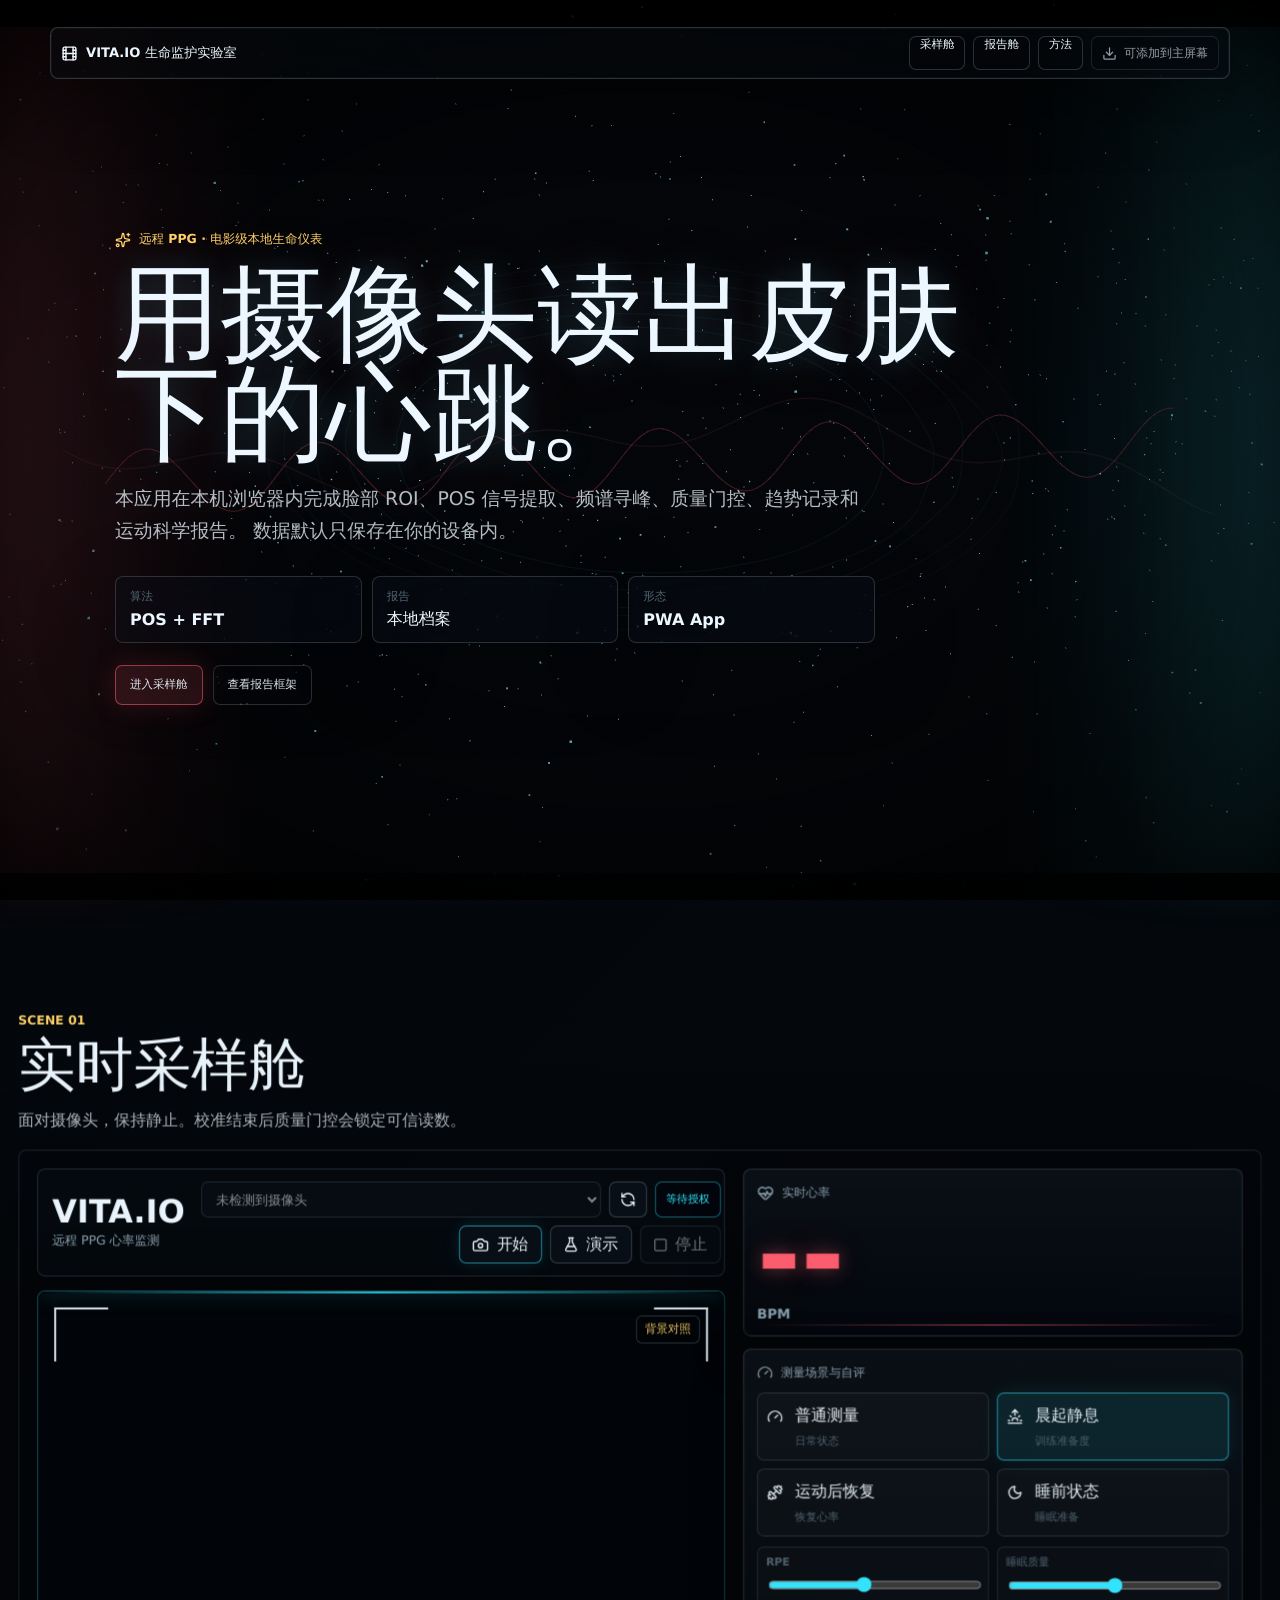
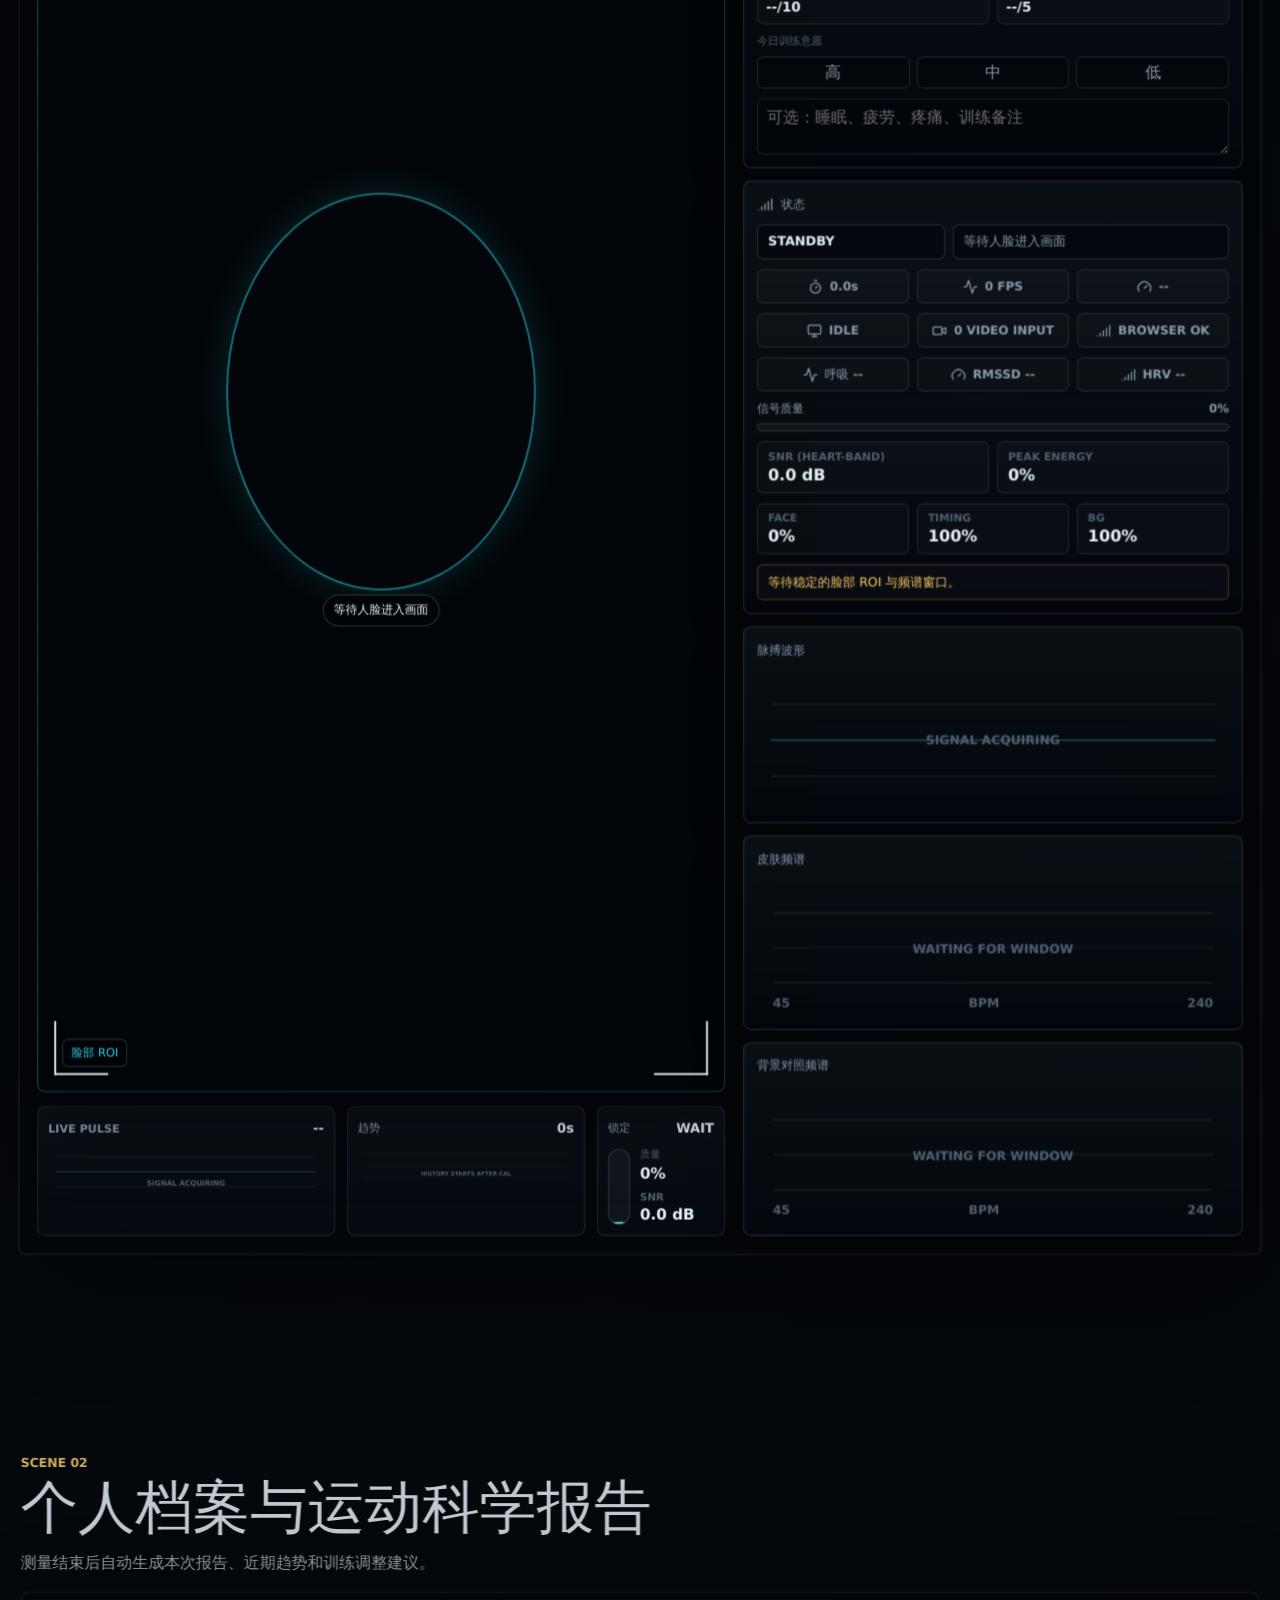
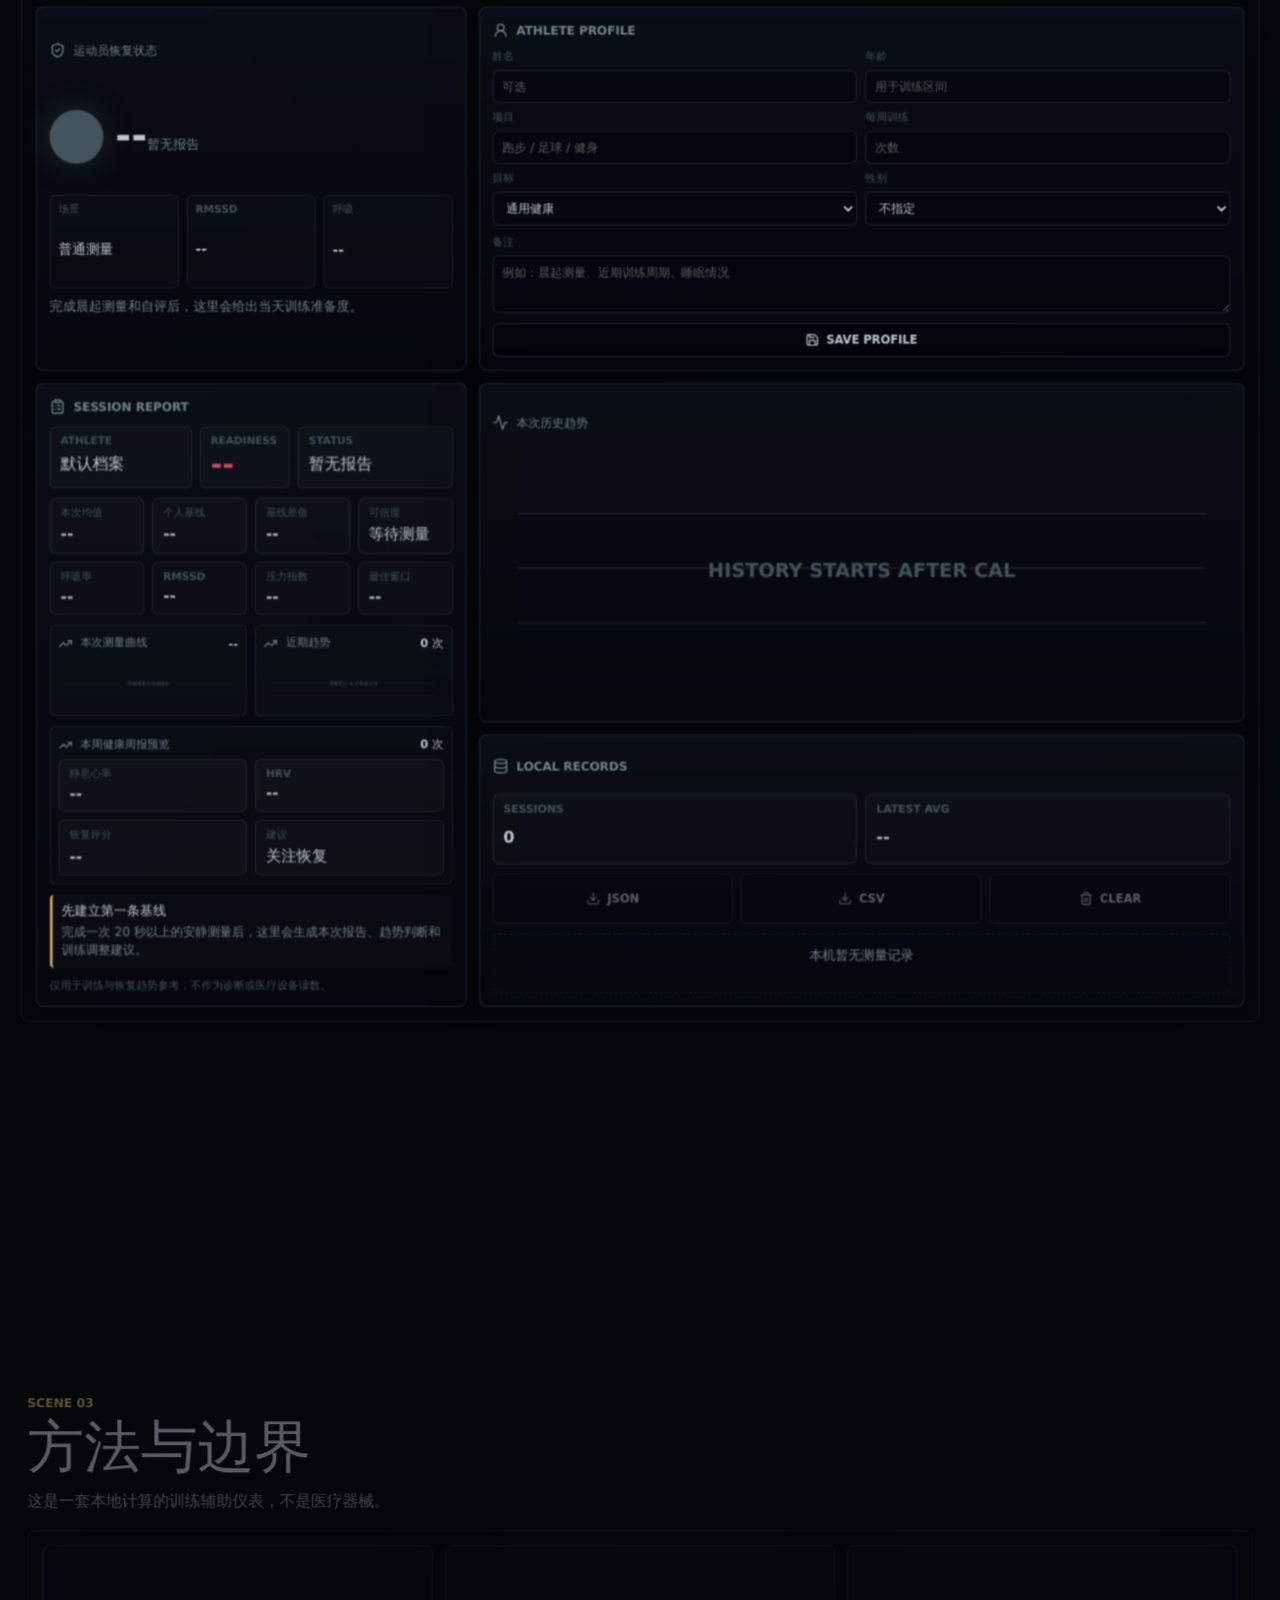
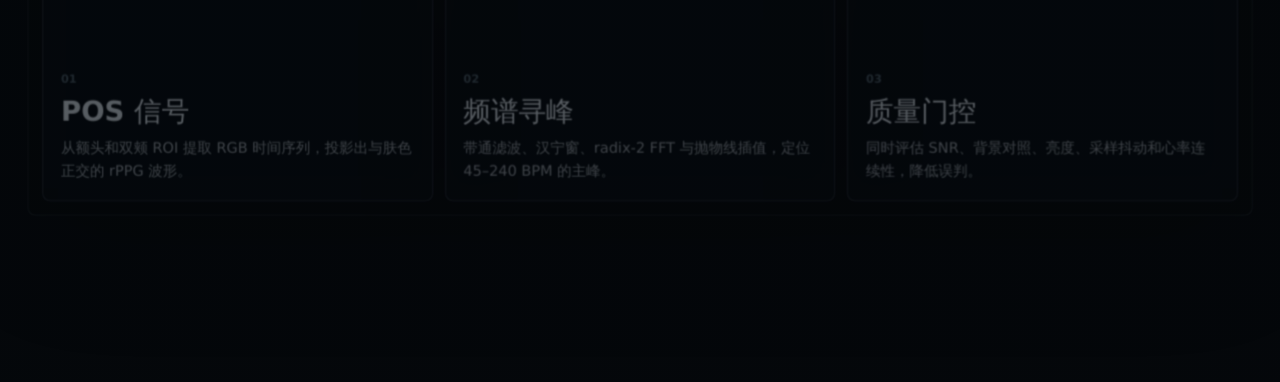
<file: index.html>
<!doctype html>
<html lang="zh-CN">
  <head>
    <meta charset="UTF-8" />
    <meta name="viewport" content="width=device-width, initial-scale=1.0" />
    <meta name="theme-color" content="#060910" />
    <meta name="apple-mobile-web-app-capable" content="yes" />
    <meta name="apple-mobile-web-app-title" content="VITA.IO" />
    <meta name="apple-mobile-web-app-status-bar-style" content="black-translucent" />
    <link rel="manifest" href="./manifest.webmanifest" />
    <link rel="apple-touch-icon" href="./icon-192.png" />
    <title>VITA.IO rPPG Monitor</title>
    <script type="module" crossorigin src="./assets/index-BGG0BcEj.js"></script>
    <link rel="modulepreload" crossorigin href="./assets/p5-DIXpRmvR.js">
    <link rel="stylesheet" crossorigin href="./assets/index-0cRDIqs2.css">
  </head>
  <body>
    <div id="root"></div>
  </body>
</html>
</file>
<file: assets/index-0cRDIqs2.css>
:root{color-scheme:dark;--bg: #05070b;--panel: #0a0f16;--panel-strong: #0f151c;--line: rgba(139, 170, 190, .22);--text: #edf7ff;--muted: #8da3b1;--dim: #536672;--cyan: #34e7ff;--cyan-soft: rgba(52, 231, 255, .22);--coral: #ff5e70;--coral-soft: rgba(255, 94, 112, .24);--amber: #ffd36a;--green: #71f5ad;--warn: #ffb15d;font-family:Inter,ui-sans-serif,system-ui,-apple-system,BlinkMacSystemFont,Segoe UI,sans-serif;font-synthesis:none;text-rendering:geometricPrecision}*{box-sizing:border-box}html,body,#root{min-height:100%;margin:0;scroll-behavior:auto}body{background:linear-gradient(180deg,#030509b8,#04070af0),linear-gradient(135deg,#05070b,#071017 46%,#09090e);color:var(--text);overflow-x:hidden}button,input,textarea{font:inherit}button{color:inherit}.cinematic-app{position:relative;min-height:100vh;isolation:isolate}.cinematic-backdrop,.three-backdrop,.p5-backdrop,.film-grain,.vignette,.chromatic-edge{position:fixed;top:0;right:0;bottom:0;left:0;pointer-events:none}.cinematic-backdrop{z-index:-2;background:linear-gradient(90deg,rgba(255,94,112,.08),transparent 22%,transparent 78%,rgba(52,231,255,.08)),#030508}.three-backdrop,.p5-backdrop{width:100%;height:100%}.p5-backdrop{opacity:.42;mix-blend-mode:screen}.film-grain{z-index:4;opacity:.14;background-image:repeating-radial-gradient(circle at 17% 32%,rgba(255,255,255,.14) 0 1px,transparent 1px 3px),repeating-linear-gradient(0deg,rgba(255,255,255,.045) 0 1px,transparent 1px 4px);background-size:180px 180px,100% 4px;mix-blend-mode:overlay}.vignette{z-index:3;background:radial-gradient(ellipse at center,transparent 42%,rgba(0,0,0,.56) 82%,rgba(0,0,0,.86) 100%),linear-gradient(90deg,rgba(255,94,112,.07),transparent 12%,transparent 88%,rgba(52,231,255,.08))}.chromatic-edge{z-index:2;width:20vw;opacity:.34;filter:blur(18px)}.chromatic-edge-left{right:auto;background:linear-gradient(90deg,rgba(255,94,112,.2),transparent)}.chromatic-edge-right{left:auto;background:linear-gradient(270deg,rgba(52,231,255,.2),transparent)}.letterbox{position:fixed;left:0;right:0;height:clamp(14px,3vh,34px);z-index:20;pointer-events:none;background:#000000d1}.letterbox-top{top:0}.letterbox-bottom{bottom:0}.app-command-bar{position:fixed;z-index:21;top:clamp(14px,3vh,34px);left:50%;width:min(1180px,calc(100% - 28px));transform:translate(-50%);display:flex;align-items:center;justify-content:space-between;gap:12px;border:1px solid rgba(186,205,218,.22);border-radius:8px;background:#070a0f80;box-shadow:0 18px 70px #00000057,0 0 0 1px #ffffff09 inset;-webkit-backdrop-filter:blur(18px) saturate(130%);backdrop-filter:blur(18px) saturate(130%);padding:8px 10px}.command-brand,.command-nav,.install-button{display:inline-flex;align-items:center}.command-brand{min-width:0;gap:8px;color:var(--text);font-size:.82rem;font-weight:850;white-space:nowrap}.command-nav{gap:8px;flex-wrap:wrap;justify-content:flex-end}.command-nav a,.install-button,.cinema-button{min-height:34px;border:1px solid rgba(141,163,177,.28);border-radius:7px;background:#05080c7a;color:var(--text);padding:0 10px;text-decoration:none;font-size:.72rem;font-weight:820}.command-nav a,.install-button{justify-content:center}.install-button{gap:7px;cursor:pointer}.install-button:disabled{cursor:default;opacity:.62}.command-nav a:hover,.install-button:hover:not(:disabled),.cinema-button:hover{border-color:#34e7ff94;color:var(--cyan);background:#34e7ff1a}.storyboard{position:relative;z-index:1}.story-panel{min-height:100vh;display:grid;align-items:center;padding:clamp(92px,12vh,150px) 18px clamp(64px,8vh,110px)}.scene-content{width:min(1600px,100%);margin:0 auto}.hero-content{width:min(1050px,100%);min-height:70vh;display:grid;align-content:center}.scene-kicker,.scene-heading span{display:inline-flex;align-items:center;gap:8px;color:var(--amber);font-size:.78rem;font-weight:850}.hero-content h1,.scene-heading h2{margin:0;color:var(--text);letter-spacing:0}.hero-content h1{max-width:900px;margin-top:16px;font-size:6.6rem;line-height:.94;font-weight:900;text-shadow:0 0 28px rgba(52,231,255,.18),0 0 72px rgba(255,94,112,.16)}.hero-content p,.scene-heading p{max-width:760px;color:#edf7ffc2;line-height:1.72}.hero-content p{margin:20px 0 0;font-size:1.18rem}.hero-metrics{width:min(760px,100%);margin-top:28px;display:grid;grid-template-columns:repeat(3,minmax(0,1fr));gap:10px}.hero-metrics>div,.science-card{border:1px solid rgba(186,205,218,.2);border-radius:8px;background:#0a0f1675;box-shadow:0 26px 90px #0000003d;-webkit-backdrop-filter:blur(18px) saturate(130%);backdrop-filter:blur(18px) saturate(130%)}.hero-metrics>div{display:grid;gap:4px;padding:12px 14px}.hero-metrics span,.science-card span{color:var(--dim);font-size:.72rem;font-weight:850}.hero-metrics strong{color:var(--text);font-size:1rem}.hero-actions{margin-top:22px;display:flex;gap:10px;flex-wrap:wrap}.cinema-button{display:inline-flex;align-items:center;justify-content:center;min-height:40px;padding:0 14px}.cinema-button.primary{border-color:#ff5e708f;color:var(--text);background:#ff5e7024;box-shadow:0 0 28px #ff5e7029}.scene-heading{margin:0 auto 16px;width:min(1600px,100%)}.scene-heading h2{margin-top:8px;font-size:3.6rem;line-height:1;font-weight:900}.scene-heading p{margin:12px 0 0}.cinematic-shell,.report-stage-grid,.science-grid{border:1px solid rgba(186,205,218,.14);border-radius:8px;background:#05080c47;box-shadow:0 36px 120px #00000061,0 0 0 1px #ffffff07 inset;-webkit-backdrop-filter:blur(10px);backdrop-filter:blur(10px)}.app-shell{width:min(1740px,100%);min-height:100vh;margin:0 auto;display:grid;grid-template-columns:minmax(520px,1fr) minmax(410px,500px);gap:18px;padding:18px}.cinematic-shell{width:100%;min-height:auto;margin:0}.camera-stage{min-width:0;display:flex;flex-direction:column;gap:14px}.stage-header{min-height:58px;display:flex;align-items:center;justify-content:space-between;gap:16px;border:1px solid var(--line);background:#090e1494;border-radius:8px;padding:12px 14px;-webkit-backdrop-filter:blur(14px);backdrop-filter:blur(14px)}.brand{font-size:2rem;font-weight:800;line-height:1;color:var(--text)}.stage-subtitle{margin-top:5px;color:var(--muted);font-size:.78rem}.stage-actions{display:flex;gap:8px;flex-wrap:wrap;justify-content:flex-end}.stage-control-stack{min-width:min(520px,100%);display:grid;gap:8px;justify-items:end}.camera-picker{width:min(520px,100%);display:grid;grid-template-columns:minmax(180px,1fr) 38px auto;gap:8px;align-items:center}.camera-picker select{width:100%;height:36px;min-width:0;border:1px solid rgba(141,163,177,.34);border-radius:7px;background:#0c121ae0;color:var(--text);padding:0 10px;outline:none}.camera-picker select:disabled{opacity:.55}.icon-only-button{width:38px;height:36px;border:1px solid rgba(141,163,177,.34);background:#0c121ae0;border-radius:7px;display:inline-flex;align-items:center;justify-content:center;cursor:pointer}.icon-only-button:hover:not(:disabled){border-color:var(--cyan);color:var(--cyan)}.icon-only-button:disabled{cursor:not-allowed;opacity:.45}.permission-pill{min-height:36px;display:inline-flex;align-items:center;justify-content:center;white-space:nowrap;border-radius:7px;border:1px solid rgba(141,163,177,.26);background:#04080d9e;color:var(--muted);padding:0 10px;font-size:.68rem;font-weight:800}.permission-granted{color:var(--green);border-color:#71f5ad61}.permission-denied{color:var(--warn);border-color:#ffb15d7a}.permission-prompt{color:var(--cyan);border-color:#34e7ff6b}.icon-button{min-height:38px;border:1px solid rgba(141,163,177,.34);background:#0c121ae0;border-radius:7px;padding:0 12px;display:inline-flex;align-items:center;justify-content:center;gap:8px;color:var(--text);cursor:pointer;transition:border-color .16s ease,background .16s ease,transform .16s ease}.icon-button:hover:not(:disabled){border-color:var(--cyan);background:#34e7ff1f}.icon-button:active:not(:disabled){transform:translateY(1px)}.icon-button:disabled{cursor:not-allowed;opacity:.45}.icon-button.primary{border-color:#34e7ff94;box-shadow:0 0 18px #34e7ff1f}.video-shell{position:relative;width:100%;flex:1;min-height:520px;aspect-ratio:16 / 9;overflow:hidden;border:1px solid rgba(52,231,255,.34);border-radius:8px;background:linear-gradient(rgba(52,231,255,.06) 1px,transparent 1px),linear-gradient(90deg,rgba(52,231,255,.04) 1px,transparent 1px),#020407;background-size:36px 36px;box-shadow:0 0 0 1px #000000bd inset,0 24px 80px #0000006b}.camera-video,.roi-overlay{position:absolute;top:0;right:0;bottom:0;left:0;width:100%;height:100%;object-fit:cover}.camera-video{background:#03060a}.roi-overlay{pointer-events:none}.mirrored{transform:scaleX(-1)}.scanline{position:absolute;left:0;right:0;height:2px;background:linear-gradient(90deg,transparent,rgba(52,231,255,.9),transparent);box-shadow:0 0 18px #34e7ffbf;animation:scan 4.2s linear infinite;pointer-events:none}@keyframes scan{0%{top:0;opacity:.18}10%,90%{opacity:.88}to{top:100%;opacity:.18}}.corner{position:absolute;width:54px;height:54px;border-color:#34e7ffdb;pointer-events:none}.corner-tl{left:16px;top:16px;border-left:2px solid;border-top:2px solid}.corner-tr{right:16px;top:16px;border-right:2px solid;border-top:2px solid}.corner-bl{left:16px;bottom:16px;border-left:2px solid;border-bottom:2px solid}.corner-br{right:16px;bottom:16px;border-right:2px solid;border-bottom:2px solid}.background-tag,.roi-tag{position:absolute;z-index:2;border:1px solid rgba(141,163,177,.32);border-radius:6px;padding:5px 8px;background:#020509a3;font-size:.72rem;color:var(--muted);pointer-events:none}.background-tag{right:24px;top:24px;color:var(--amber)}.roi-tag{left:24px;bottom:24px;color:var(--cyan)}.face-guide-ring{position:absolute;z-index:3;left:50%;top:50%;width:min(38vw,310px);aspect-ratio:.78;transform:translate(-50%,-50%);border:2px solid rgba(52,231,255,.46);border-radius:50%;box-shadow:0 0 36px #34e7ff29,0 0 0 999px #00000014;pointer-events:none}.face-guide-ring span{position:absolute;left:50%;bottom:-38px;transform:translate(-50%);width:max-content;max-width:260px;border:1px solid rgba(141,163,177,.3);border-radius:999px;background:#020509a8;color:var(--text);padding:7px 10px;font-size:.74rem;font-weight:800;text-align:center}.face-guide-good{border-color:#71f5adb3}.face-guide-warn{border-color:#ffd36acc}.countdown-overlay{position:absolute;z-index:4;left:50%;top:50%;transform:translate(-50%,-50%);color:var(--coral);font-size:7.5rem;font-weight:900;line-height:1;text-shadow:0 0 28px rgba(255,94,112,.52),0 0 84px rgba(255,94,112,.3);animation:countdown-pop 1s ease-in-out infinite;pointer-events:none}@keyframes countdown-pop{0%{transform:translate(-50%,-50%) scale(.9);opacity:0}28%,72%{opacity:1}to{transform:translate(-50%,-50%) scale(1.08);opacity:0}}.live-chart-dock{display:grid;grid-template-columns:minmax(260px,1.25fr) minmax(230px,1fr) minmax(128px,.42fr);gap:12px}.live-card{min-width:0;border:1px solid rgba(139,170,190,.2);border-radius:8px;background:linear-gradient(180deg,#0f151cdb,#070b11e6);padding:10px}.live-card-title{min-height:24px;display:flex;align-items:center;justify-content:space-between;gap:10px;color:var(--muted);font-size:.7rem;font-weight:820}.live-card-title strong{color:var(--text);font-size:.82rem;white-space:nowrap}.live-card-lock{display:grid;grid-template-columns:22px 1fr;column-gap:10px;row-gap:8px;align-content:start}.live-card-lock .live-card-title{grid-column:1 / -1}.lock-meter{grid-row:span 2;width:22px;height:76px;border:1px solid rgba(141,163,177,.26);border-radius:12px;background:#ffffff0a;overflow:hidden;display:flex;align-items:flex-end}.lock-meter-fill{width:100%;min-height:2px;border-radius:12px;background:linear-gradient(0deg,var(--warn),var(--green),var(--cyan));box-shadow:0 0 12px #34e7ff52;transition:height .22s ease}.lock-readout{min-width:0;display:grid;gap:1px}.lock-readout span{color:var(--dim);font-size:.64rem;font-weight:800}.lock-readout strong{color:var(--text);font-size:.95rem}.data-stack{min-width:0;display:grid;grid-template-columns:1fr;gap:12px}.panel{border:1px solid var(--line);border-radius:8px;background:linear-gradient(180deg,#0f151cc2,#070b11ad);box-shadow:0 18px 56px #0000003d,0 0 0 1px #ffffff06 inset;-webkit-backdrop-filter:blur(16px) saturate(126%);backdrop-filter:blur(16px) saturate(126%);padding:13px;min-width:0}.panel-title{min-height:20px;display:flex;align-items:center;gap:8px;color:var(--muted);font-size:.75rem;font-weight:700}.heart-panel{position:relative;overflow:hidden}.heart-panel:after{content:"";position:absolute;left:13px;right:13px;bottom:10px;height:1px;background:linear-gradient(90deg,transparent,rgba(255,94,112,.72),transparent)}.heart-number{margin-top:4px;color:var(--coral);font-size:6.6rem;line-height:.92;font-weight:850;text-shadow:0 0 18px rgba(255,94,112,.38),0 0 42px rgba(255,94,112,.16)}.heart-live{animation:heartbeat 1.04s ease-in-out infinite}@keyframes heartbeat{0%,to{transform:scale(1)}18%{transform:scale(1.035)}32%{transform:scale(.992)}48%{transform:scale(1.018)}}.heart-unit{margin-top:4px;color:var(--muted);font-size:.84rem;font-weight:700}.status-panel{display:grid;gap:10px}.status-grid{display:grid;grid-template-columns:.95fr 1.4fr;gap:8px}.status-chip,.guidance{min-height:35px;display:flex;align-items:center;border-radius:6px;padding:0 10px;border:1px solid rgba(141,163,177,.28);background:#04080d9e;font-size:.8rem;font-weight:760}.status-detecting,.status-calibrating{color:var(--cyan);border-color:#34e7ff75}.status-low_signal,.status-no_face,.status-error{color:var(--warn);border-color:#ffb15d80}.guidance-good{color:var(--green)}.guidance-warn{color:var(--warn)}.guidance-neutral{color:var(--muted)}.metrics-row{display:grid;grid-template-columns:repeat(3,1fr);gap:8px}.metric{min-height:34px;display:flex;align-items:center;justify-content:center;gap:7px;border:1px solid rgba(141,163,177,.2);border-radius:6px;background:#ffffff06;color:var(--muted);font-size:.75rem;font-weight:700}.quality-block{display:grid;gap:6px}.quality-label{display:flex;justify-content:space-between;color:var(--muted);font-size:.73rem;font-weight:750}.quality-track{height:8px;border:1px solid rgba(141,163,177,.24);border-radius:8px;background:#ffffff09;overflow:hidden}.quality-fill{height:100%;border-radius:8px;background:linear-gradient(90deg,var(--warn),var(--green),var(--cyan));box-shadow:0 0 16px #34e7ff5c;transition:width .22s ease}.snr-grid{display:grid;grid-template-columns:repeat(2,1fr);gap:8px}.snr-grid>div,.factor-grid>div{display:grid;gap:2px;border:1px solid rgba(141,163,177,.2);border-radius:6px;padding:8px 10px;background:#ffffff06}.snr-grid span{color:var(--dim);font-size:.68rem;font-weight:780}.snr-grid strong,.factor-grid strong{color:var(--text);font-size:1rem}.factor-grid{display:grid;grid-template-columns:repeat(3,1fr);gap:8px}.factor-grid span{color:var(--dim);font-size:.66rem;font-weight:800}.precision-hint{border:1px solid rgba(141,163,177,.22);border-radius:6px;background:#ffffff06;padding:8px 10px;font-size:.78rem;line-height:1.45}.precision-good{color:var(--green);border-color:#71f5ad47}.precision-warn{color:var(--amber);border-color:#ffd36a42}.error-text{color:var(--warn);font-size:.82rem}.diagnostic-text{border:1px solid rgba(255,211,106,.3);border-radius:6px;background:#ffd36a12;color:var(--amber);padding:8px 10px;font-size:.8rem;line-height:1.45}.chart-panel{display:grid;gap:8px;padding-bottom:10px}.chart{width:100%;height:auto;display:block;overflow:visible}.chart-grid{stroke:#8da3b129;stroke-width:1}.chart-midline{stroke:#34e7ff47;stroke-width:1}.wave-glow,.wave-line,.spectrum-line,.trend-line,.trend-fill-line{fill:none;stroke-linejoin:round;stroke-linecap:round}.wave-glow{stroke:#34e7ff33;stroke-width:8;filter:blur(4px)}.wave-line{stroke:var(--cyan);stroke-width:2.2;filter:drop-shadow(0 0 7px rgba(52,231,255,.55))}.spectrum-line{stroke:var(--cyan);stroke-width:2;filter:drop-shadow(0 0 6px rgba(52,231,255,.38))}.chart-spectrum-background .spectrum-line{stroke:var(--amber);filter:drop-shadow(0 0 5px rgba(255,211,106,.28))}.peak-line{stroke:var(--coral);stroke-width:1.6;stroke-dasharray:4 4}.peak-label{fill:var(--coral);font-size:12px;font-weight:800}.axis-label,.chart-empty{fill:var(--dim);font-size:11px;font-weight:700}.trend-fill-line{stroke:#ff5e702e;stroke-width:7;filter:blur(3px)}.trend-line{stroke:var(--coral);stroke-width:2.2;filter:drop-shadow(0 0 7px rgba(255,94,112,.42))}.records-panel{display:grid;gap:10px}.records-summary{display:grid;grid-template-columns:repeat(2,1fr);gap:8px}.records-summary>div{display:grid;gap:3px;border:1px solid rgba(141,163,177,.2);border-radius:6px;padding:8px 10px;background:#ffffff06}.records-summary span,.record-row span{color:var(--dim);font-size:.68rem;font-weight:760}.records-summary strong{color:var(--text);font-size:1rem}.record-actions{display:grid;grid-template-columns:repeat(3,1fr);gap:8px}.small-action{min-height:34px;border:1px solid rgba(141,163,177,.28);border-radius:6px;background:#04080d9e;color:var(--text);display:inline-flex;align-items:center;justify-content:center;gap:7px;cursor:pointer;font-size:.72rem;font-weight:800}.small-action:hover:not(:disabled){border-color:var(--cyan);color:var(--cyan)}.small-action.danger:hover:not(:disabled){border-color:var(--coral);color:var(--coral)}.small-action:disabled{cursor:not-allowed;opacity:.45}.record-list{display:grid;gap:6px}.record-row{min-height:44px;border:1px solid rgba(141,163,177,.18);border-radius:6px;padding:7px 9px;display:flex;justify-content:space-between;gap:10px;background:#ffffff05}.record-row>div{min-width:0;display:grid;gap:2px}.record-row>div:last-child{text-align:right}.record-row strong{color:var(--text);font-size:.88rem}.records-empty{border:1px dashed rgba(141,163,177,.24);border-radius:6px;padding:12px;color:var(--muted);font-size:.82rem;text-align:center}.profile-panel,.report-panel{display:grid;gap:10px}.profile-grid{display:grid;grid-template-columns:repeat(2,minmax(0,1fr));gap:8px}.profile-grid label,.profile-notes{min-width:0;display:grid;gap:5px}.profile-grid span,.profile-notes span{color:var(--dim);font-size:.68rem;font-weight:800}.profile-grid input,.profile-grid select,.profile-notes textarea{width:100%;min-width:0;border:1px solid rgba(141,163,177,.24);border-radius:6px;background:#04080d9e;color:var(--text);outline:none;padding:8px 9px;font-size:.78rem}.profile-grid input:focus,.profile-grid select:focus,.profile-notes textarea:focus{border-color:#34e7ff94;box-shadow:0 0 0 2px #34e7ff14}.profile-notes textarea{min-height:58px;resize:vertical}.profile-save{width:100%}.report-hero{display:grid;grid-template-columns:1.1fr .7fr 1.2fr;gap:8px}.report-hero>div,.report-kpi-grid>div,.zone-grid>div{display:grid;gap:3px;border:1px solid rgba(141,163,177,.2);border-radius:6px;padding:8px 10px;background:#ffffff06}.report-hero span,.report-kpi-grid span,.zone-grid span{color:var(--dim);font-size:.66rem;font-weight:800}.report-hero strong{color:var(--text);font-size:1rem}.report-hero>div:nth-child(2) strong{color:var(--coral);font-size:1.8rem;line-height:1}.report-kpi-grid{display:grid;grid-template-columns:repeat(4,minmax(0,1fr));gap:8px}.report-kpi-grid strong,.zone-grid strong{color:var(--text);font-size:.96rem}.report-chart-grid{display:grid;grid-template-columns:repeat(2,minmax(0,1fr));gap:8px}.report-chart-card,.zone-card{min-width:0;display:grid;gap:6px;border:1px solid rgba(141,163,177,.18);border-radius:6px;padding:8px;background:#ffffff05}.report-card-title{min-height:20px;display:flex;align-items:center;justify-content:space-between;gap:8px;color:var(--muted);font-size:.7rem;font-weight:800}.report-card-title span{flex:1}.report-card-title strong{color:var(--text);font-size:.72rem;white-space:nowrap}.report-mini-chart{max-height:112px}.zone-grid{display:grid;grid-template-columns:repeat(2,minmax(0,1fr));gap:8px}.suggestion-list{display:grid;gap:7px}.suggestion{display:grid;gap:4px;border-left:3px solid rgba(141,163,177,.32);border-radius:5px;background:#ffffff06;padding:8px 9px}.suggestion strong{color:var(--text);font-size:.82rem}.suggestion span{color:var(--muted);font-size:.77rem;line-height:1.45}.suggestion-good{border-left-color:var(--green)}.suggestion-watch{border-left-color:var(--amber)}.suggestion-action{border-left-color:var(--coral)}.report-disclaimer{color:var(--dim);font-size:.68rem;line-height:1.45}.protocol-panel{display:grid;gap:10px}.protocol-grid{display:grid;grid-template-columns:repeat(2,minmax(0,1fr));gap:8px}.protocol-option{min-height:68px;display:grid;grid-template-columns:20px 1fr;column-gap:8px;row-gap:2px;align-items:center;border:1px solid rgba(141,163,177,.22);border-radius:7px;background:#ffffff06;color:var(--text);padding:9px;cursor:pointer;text-align:left}.protocol-option small{grid-column:2;color:var(--dim);font-size:.66rem;font-weight:750}.protocol-active{border-color:#34e7ff94;background:#34e7ff1a;box-shadow:0 0 22px #34e7ff1a}.checkin-grid{display:grid;grid-template-columns:repeat(2,minmax(0,1fr));gap:8px}.checkin-grid label{display:grid;gap:5px;border:1px solid rgba(141,163,177,.18);border-radius:7px;padding:8px;background:#ffffff05}.checkin-grid span,.willingness-row>span{color:var(--dim);font-size:.68rem;font-weight:800}.checkin-grid strong{color:var(--text);font-size:.84rem}.checkin-grid input{width:100%;accent-color:var(--cyan)}.willingness-row{display:grid;gap:7px}.willingness-row>div{display:grid;grid-template-columns:repeat(3,1fr);gap:7px}.mini-choice{min-height:32px;border:1px solid rgba(141,163,177,.22);border-radius:6px;background:#04080d8a;color:var(--muted);cursor:pointer}.mini-choice-active{color:var(--text);border-color:#ff5e708f;background:#ff5e701f}.checkin-note{min-height:52px;width:100%;border:1px solid rgba(141,163,177,.22);border-radius:6px;background:#04080d9e;color:var(--text);padding:8px 9px;resize:vertical}.recovery-card{display:grid;gap:10px}.recovery-hero{display:grid;grid-template-columns:54px 1fr;align-items:center;gap:12px}.recovery-light{width:54px;height:54px;border-radius:50%;background:var(--dim);box-shadow:0 0 32px #8da3b138}.recovery-green .recovery-light{background:var(--green);box-shadow:0 0 36px #71f5ad6b}.recovery-yellow .recovery-light{background:var(--amber);box-shadow:0 0 36px #ffd36a61}.recovery-red .recovery-light{background:var(--coral);box-shadow:0 0 36px #ff5e7070}.recovery-hero strong{color:var(--text);font-size:2.4rem;line-height:1}.recovery-hero span,.recovery-note{color:var(--muted);font-size:.82rem;line-height:1.45}.recovery-metrics{display:grid;grid-template-columns:repeat(3,minmax(0,1fr));gap:8px}.recovery-metrics>div,.weekly-card{display:grid;gap:4px;border:1px solid rgba(141,163,177,.18);border-radius:6px;padding:8px;background:#ffffff05}.recovery-metrics span{color:var(--dim);font-size:.66rem;font-weight:800}.recovery-metrics strong{color:var(--text);font-size:.86rem}.report-stage-grid{display:grid;grid-template-columns:minmax(280px,.72fr) minmax(420px,1.28fr);gap:12px;padding:14px}.report-stage-grid .report-panel{grid-row:span 2}.history-panel-wide{min-height:220px}.science-grid{display:grid;grid-template-columns:repeat(3,minmax(0,1fr));gap:12px;padding:14px}.science-card{min-height:260px;display:grid;align-content:end;gap:12px;padding:18px;overflow:hidden}.science-card strong{color:var(--text);font-size:1.75rem;line-height:1}.science-card p{margin:0;color:#edf7ffb8;font-size:.92rem;line-height:1.58}@media (max-width: 1180px){.hero-content h1{font-size:5rem}.scene-heading h2{font-size:3rem}.heart-number{font-size:5.5rem}.app-shell{grid-template-columns:1fr}.video-shell{min-height:auto}.data-stack,.live-chart-dock{grid-template-columns:repeat(2,minmax(0,1fr))}.live-card-lock{grid-column:span 2;grid-template-columns:28px repeat(2,minmax(0,1fr));align-items:center}.live-card-lock .live-card-title{grid-column:1 / -1}.lock-meter{height:62px}.heart-panel,.status-panel,.report-panel{grid-column:1 / -1}.report-stage-grid,.science-grid{grid-template-columns:1fr}.report-stage-grid .report-panel{grid-row:auto}}@media (max-width: 760px){.letterbox{height:12px}.app-command-bar{top:12px;align-items:stretch;flex-direction:column}.command-brand{justify-content:center}.command-nav{display:grid;grid-template-columns:repeat(2,minmax(0,1fr))}.app-shell{padding:10px;gap:10px}.brand{font-size:1.65rem}.story-panel{padding:132px 10px 56px}.hero-content{min-height:auto}.hero-content h1{font-size:3.45rem}.hero-content p{font-size:1rem}.scene-heading h2{font-size:2.15rem}.hero-metrics{grid-template-columns:1fr}.hero-actions{display:grid;grid-template-columns:1fr}.stage-header,.status-grid,.metrics-row,.snr-grid,.factor-grid,.protocol-grid,.checkin-grid,.recovery-metrics,.profile-grid,.report-hero,.report-kpi-grid,.report-chart-grid,.zone-grid,.records-summary,.record-actions,.camera-picker,.data-stack,.live-chart-dock{grid-template-columns:1fr}.report-stage-grid,.science-grid{padding:10px}.science-card{min-height:210px}.live-card-lock{grid-column:auto;grid-template-columns:24px 1fr}.stage-header{align-items:stretch;flex-direction:column}.stage-actions{justify-content:stretch}.stage-control-stack{justify-items:stretch}.icon-button,.icon-only-button{flex:1}.icon-only-button{width:100%}.video-shell{aspect-ratio:4 / 3}.heart-number{font-size:4.2rem}.countdown-overlay{font-size:5.4rem}.science-card strong{font-size:1.45rem}}
</file>
